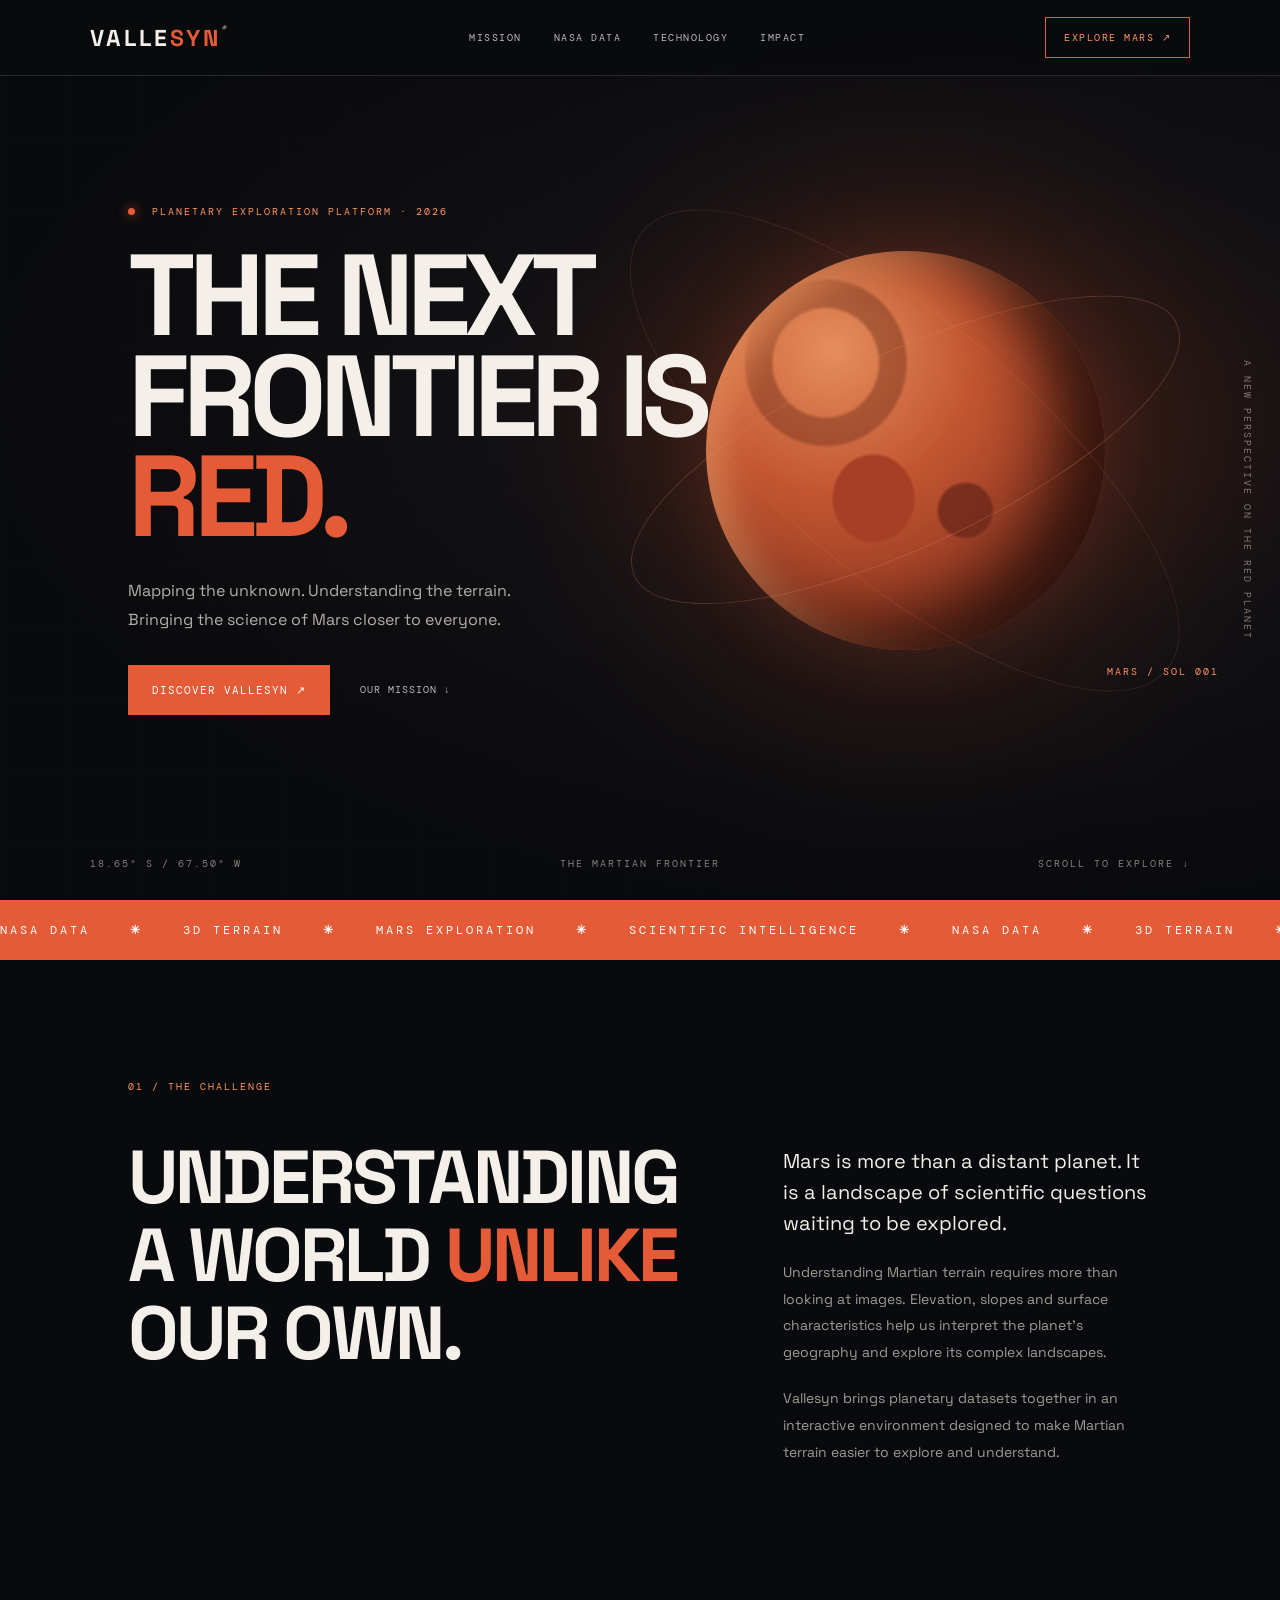
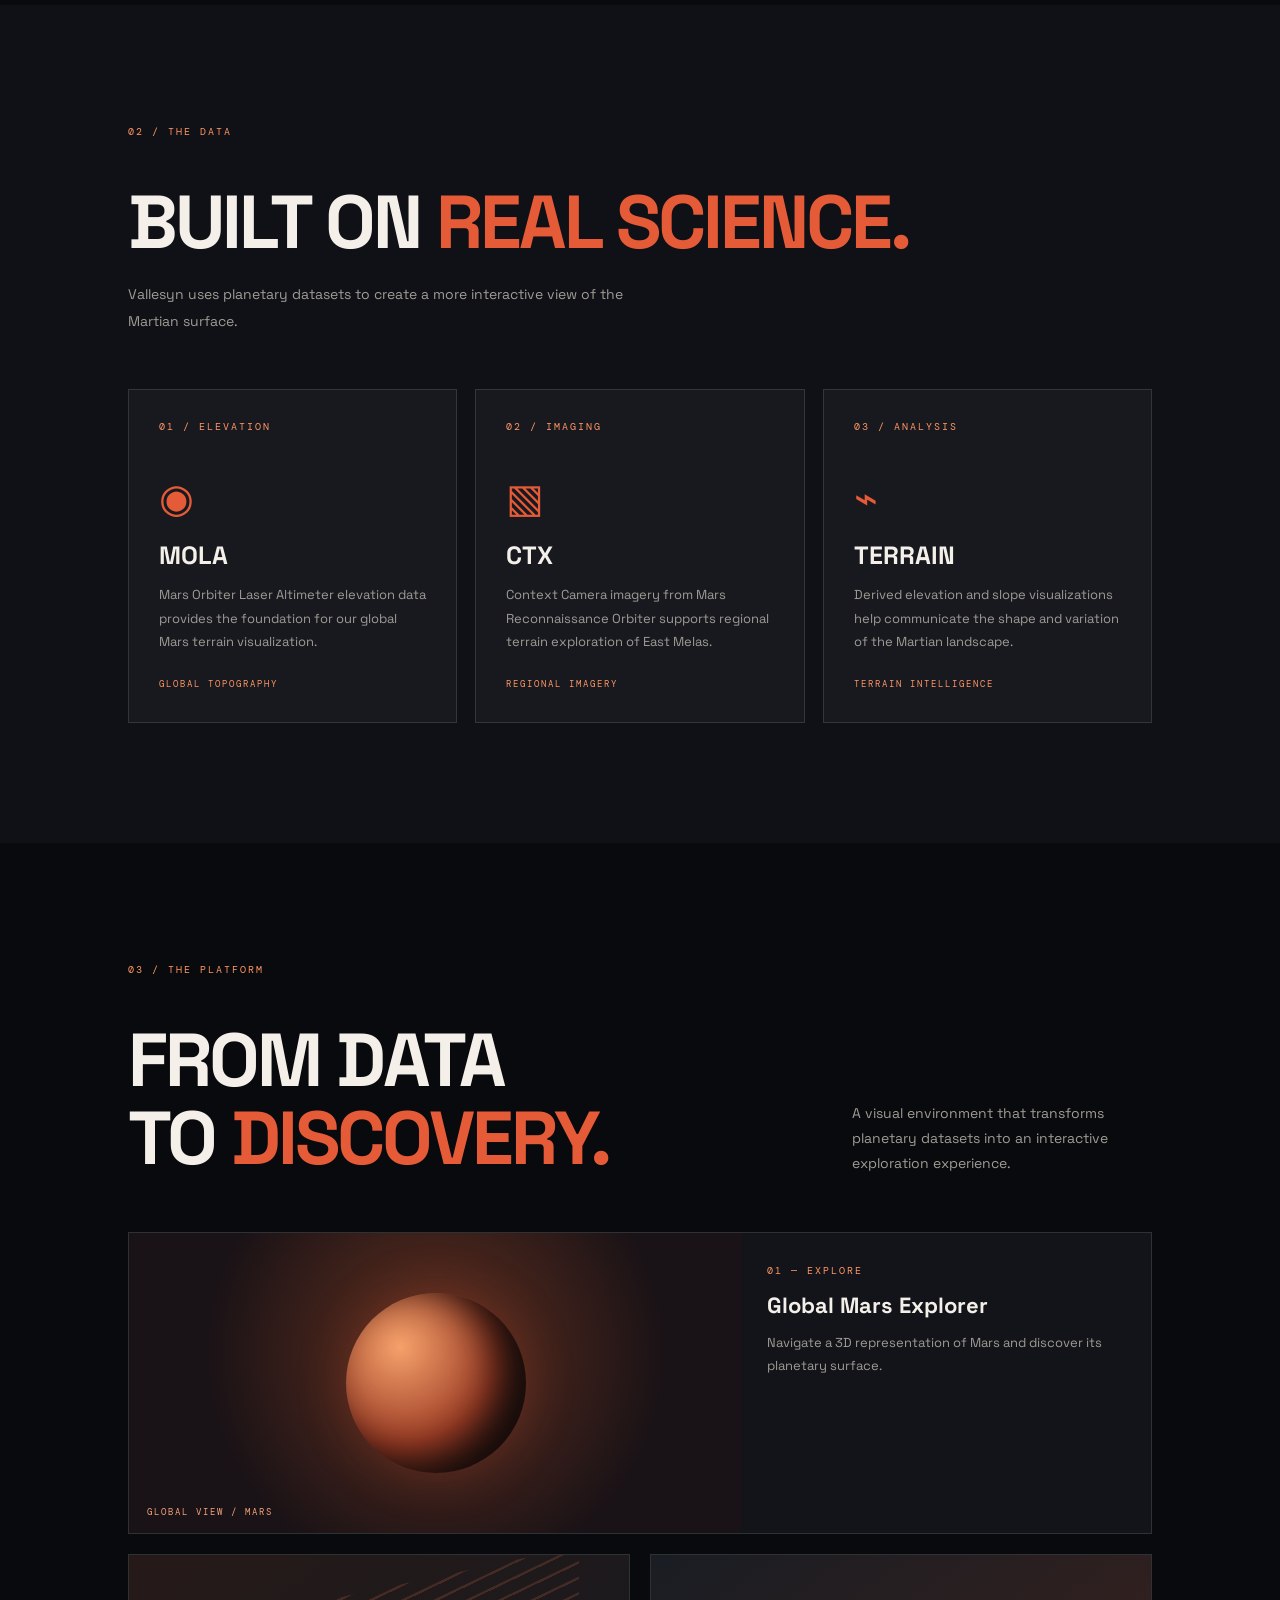
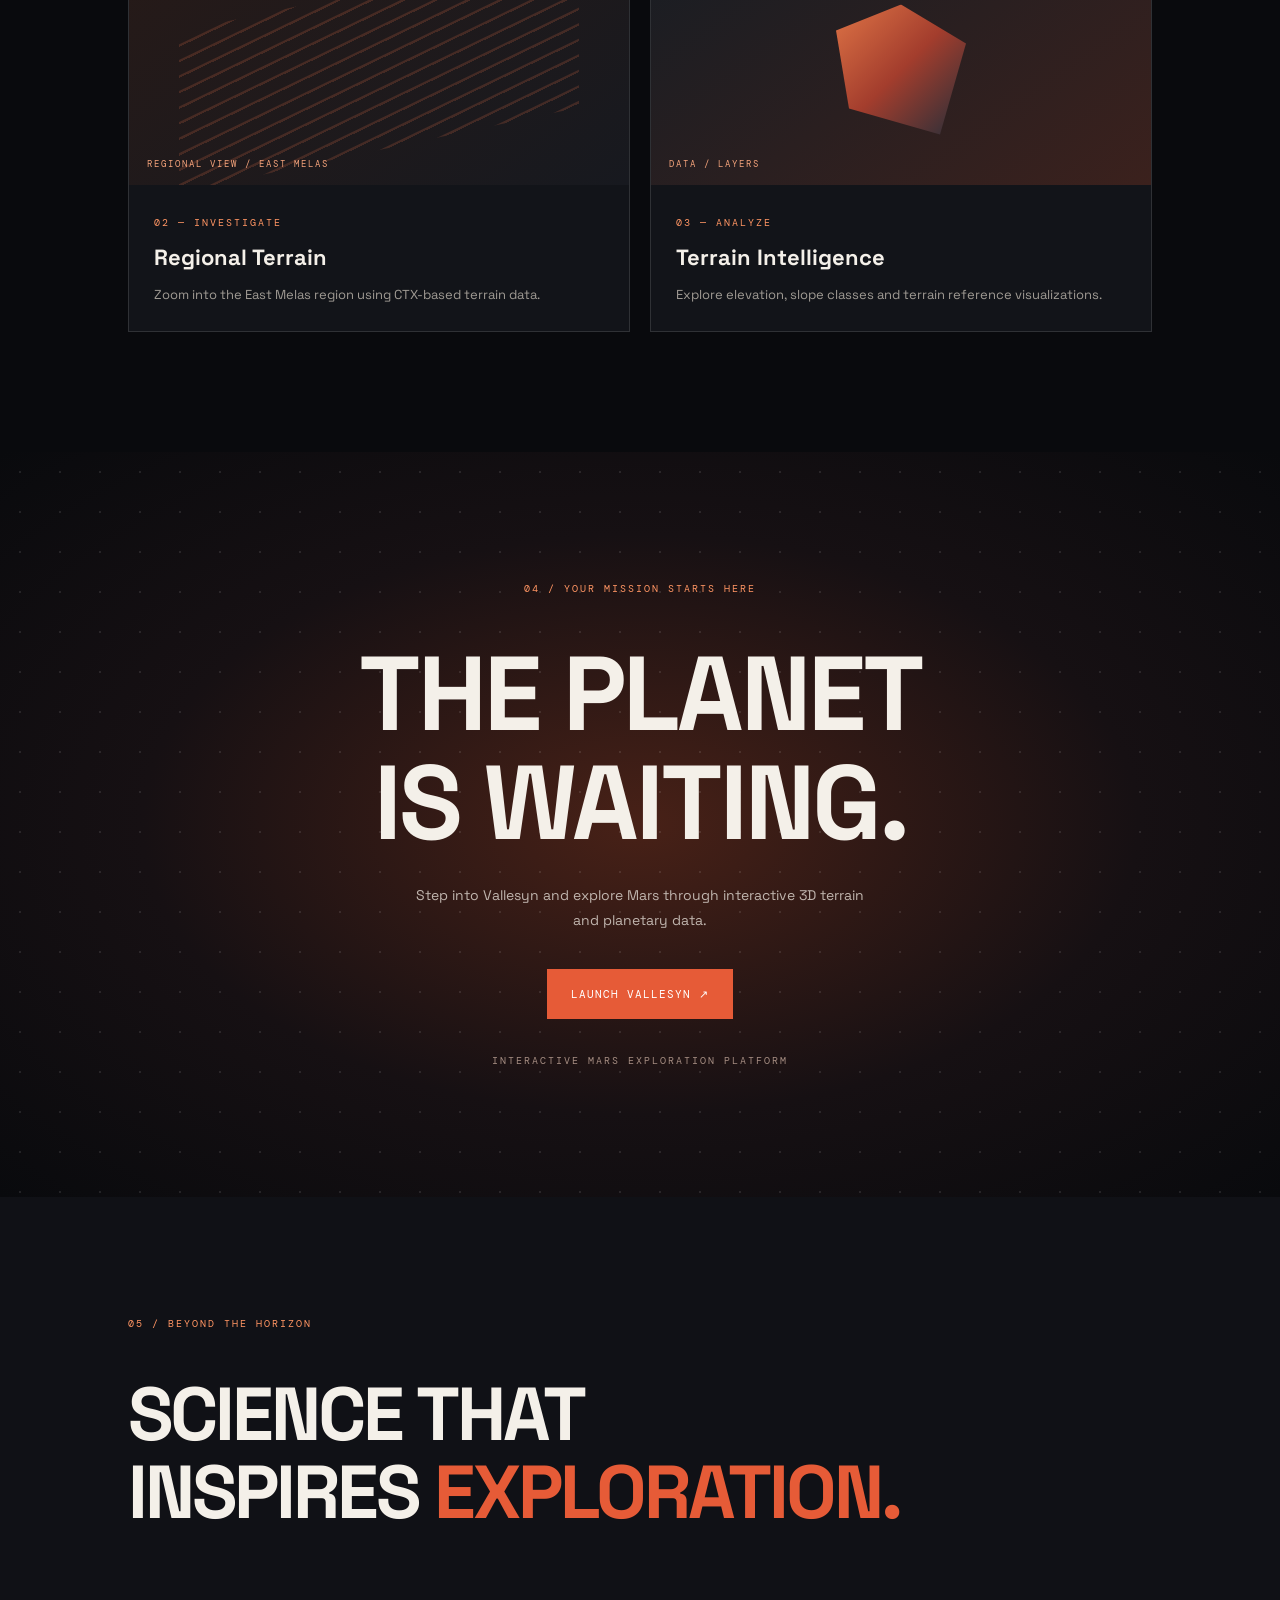
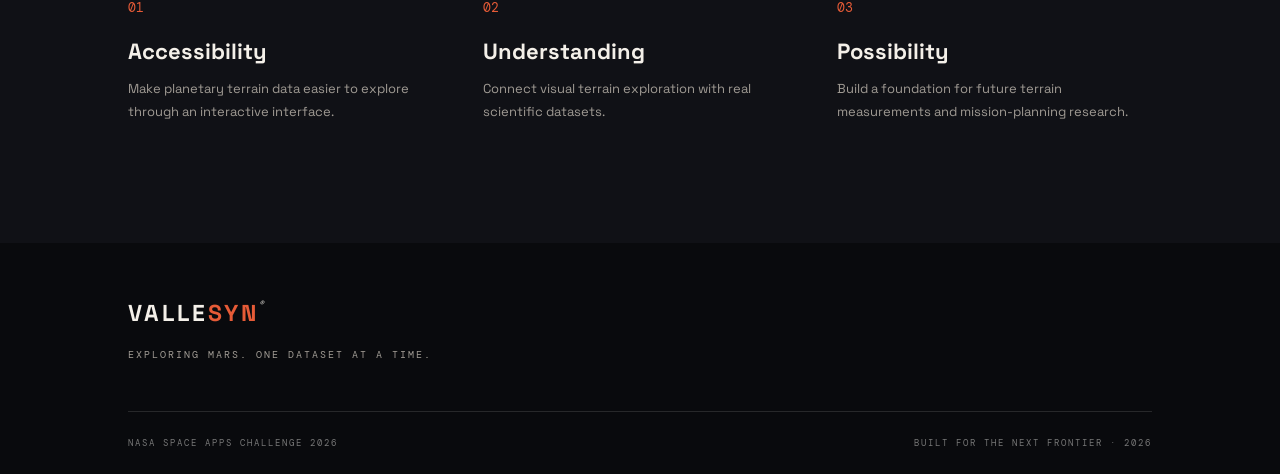
<file: index.html>
﻿<!DOCTYPE html>
<html lang="en">
<head>
    <meta charset="UTF-8">
    <meta name="viewport" content="width=device-width, initial-scale=1.0">
    <meta http-equiv="refresh" content="0; url=/mission-portal/">
    <title>Vallesyn | The Next Frontier Is Red</title>
</head>
<body>
    <p>Entering Vallesyn...</p>
    <a href="/mission-portal/">Open Vallesyn</a>
</body>
</html>
<!DOCTYPE html>
<html lang="en">
<head>
    <meta charset="UTF-8">
    <meta name="viewport" content="width=device-width, initial-scale=1.0">
    <meta http-equiv="refresh" content="0; url=/mission-portal/">
    <script>
        window.location.replace("/mission-portal/");
    </script>
    <title>Vallesyn</title>
</head>
<body></body>
</html>
</file>
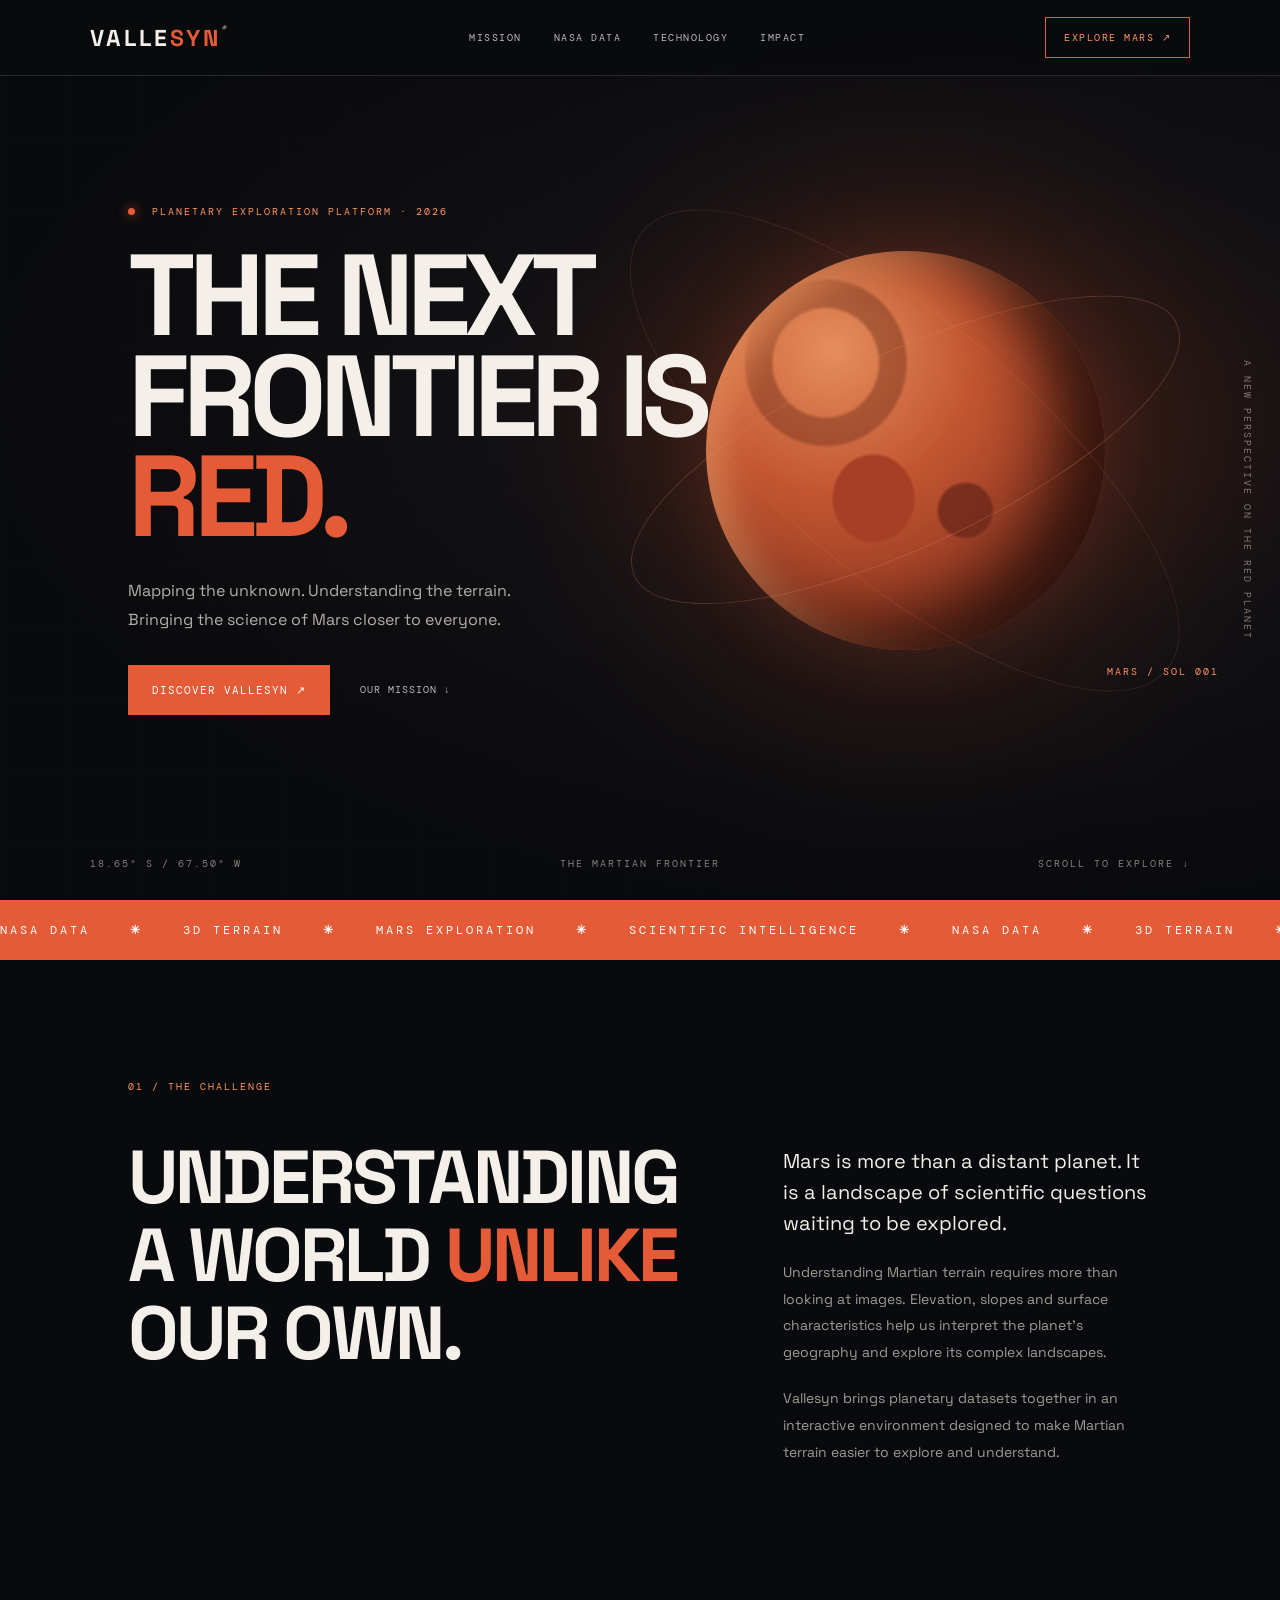
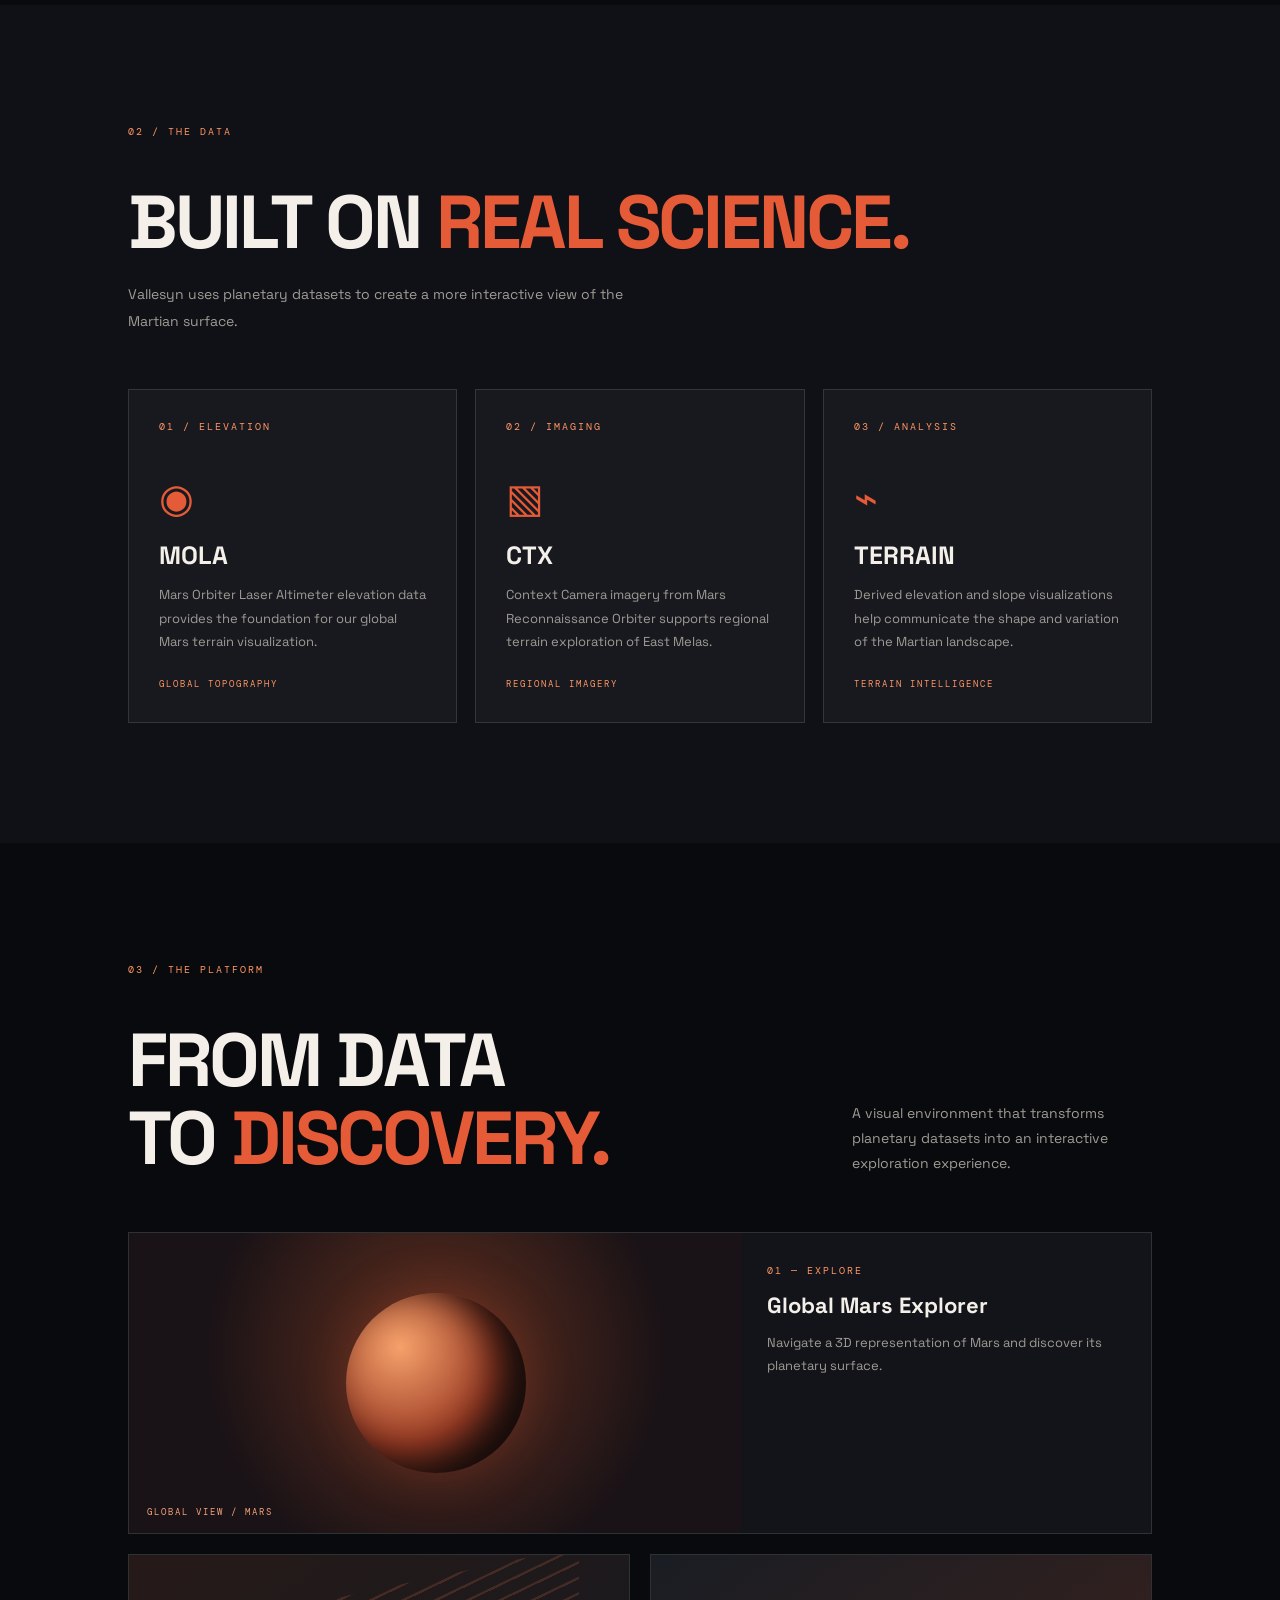
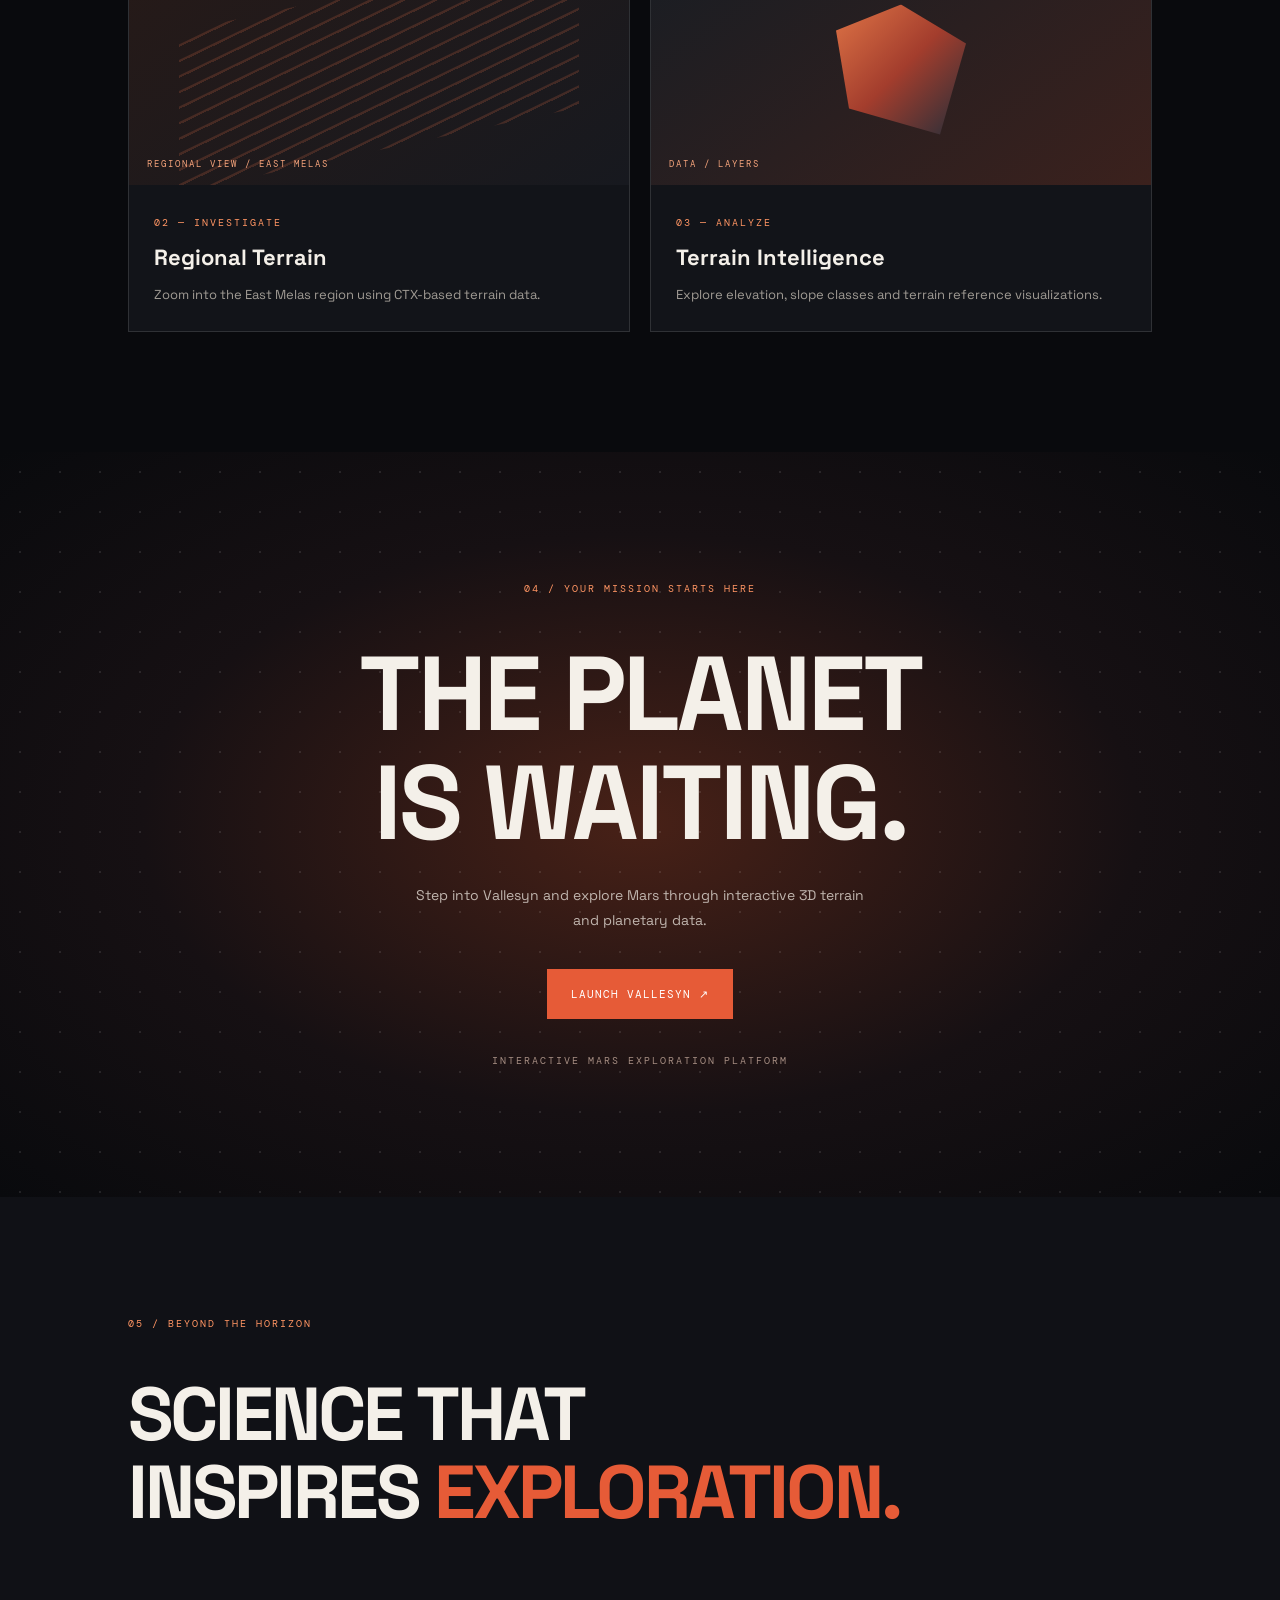
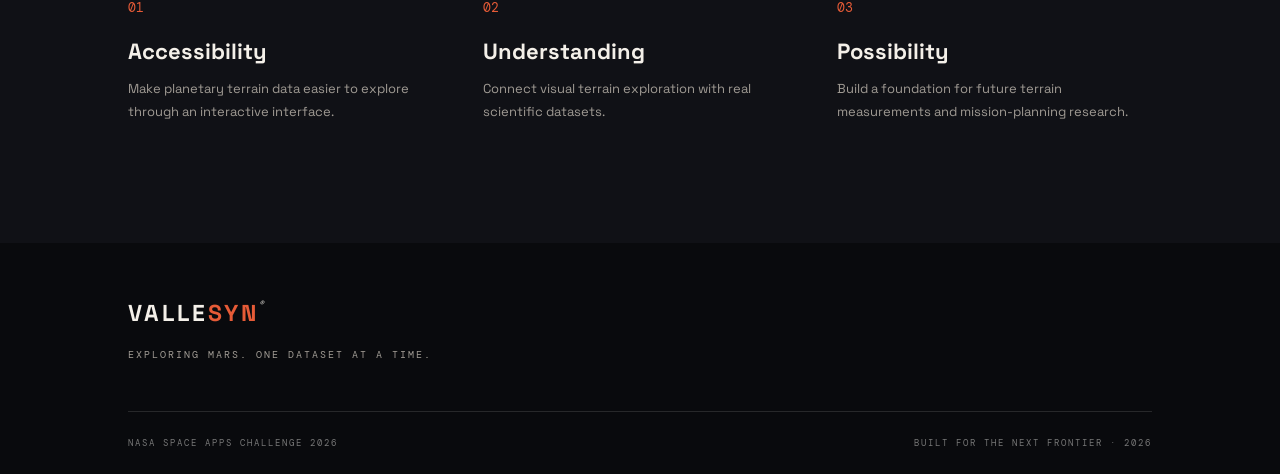
<file: mission-portal/index.html>
﻿
<!DOCTYPE html>
<html lang="en">
<head>
    <meta charset="UTF-8">
    <meta name="viewport" content="width=device-width, initial-scale=1.0">
    <meta name="description" content="Vallesyn — Explore Mars through NASA planetary data, 3D terrain and scientific intelligence.">
    <title>VALLESYN | The Martian Frontier</title>
    <link rel="stylesheet" href="css/style.css">
    <link rel="preconnect" href="https://fonts.googleapis.com">
    <link href="https://fonts.googleapis.com/css2?family=DM+Mono:wght@400;500&family=Space+Grotesk:wght@400;500;600;700&display=swap" rel="stylesheet">
</head>

<body>

    <div class="loader" id="loader">
        <span>VALLESYN</span>
        <small>INITIALIZING MISSION...</small>
    </div>

    <nav>
        <a class="logo" href="#home">VALLE<span>SYN</span><i>®</i></a>

        <div class="nav-links">
            <a href="#mission">MISSION</a>
            <a href="#data">NASA DATA</a>
            <a href="#technology">TECHNOLOGY</a>
            <a href="#impact">IMPACT</a>
        </div>

        <a href="#explore" class="nav-cta">EXPLORE MARS ↗</a>

        <button class="menu-toggle" id="menuToggle" aria-label="Toggle menu">☰</button>
    </nav>

    <main>

        <section class="hero" id="home">
            <div class="hero-grid"></div>

            <div class="hero-content">
                <div class="eyebrow">
                    <span class="pulse"></span>
                    PLANETARY EXPLORATION PLATFORM · 2026
                </div>

                <h1>THE NEXT<br>FRONTIER IS<br><span>RED.</span></h1>

                <p class="hero-description">
                    Mapping the unknown. Understanding the terrain.
                    Bringing the science of Mars closer to everyone.
                </p>

                <div class="hero-actions">
                    <a href="#explore" class="primary-btn">DISCOVER VALLESYN ↗</a>
                    <a href="#mission" class="text-btn">OUR MISSION ↓</a>
                </div>
            </div>

            <div class="mars-wrap">
                <div class="mars-glow"></div>
                <div class="mars"></div>
                <div class="orbit orbit-one"></div>
                <div class="orbit orbit-two"></div>
                <div class="orbit-label">MARS / SOL 001</div>
            </div>

            <div class="hero-bottom">
                <span>18.65° S / 67.50° W</span>
                <span>THE MARTIAN FRONTIER</span>
                <span>SCROLL TO EXPLORE ↓</span>
            </div>

            <div class="side-note">A NEW PERSPECTIVE ON THE RED PLANET</div>
        </section>

        <section class="ticker">
            <div>
                NASA DATA <b>✳</b>
                3D TERRAIN <b>✳</b>
                MARS EXPLORATION <b>✳</b>
                SCIENTIFIC INTELLIGENCE <b>✳</b>
                NASA DATA <b>✳</b>
                3D TERRAIN <b>✳</b>
            </div>
        </section>

        <section class="section mission" id="mission">
            <div class="section-label">01 / THE CHALLENGE</div>

            <div class="mission-layout">
                <div>
                    <h2>UNDERSTANDING<br>A WORLD <span>UNLIKE</span><br>OUR OWN.</h2>
                </div>

                <div class="mission-copy">
                    <p class="lead">
                        Mars is more than a distant planet.
                        It is a landscape of scientific questions waiting to be explored.
                    </p>

                    <p>
                        Understanding Martian terrain requires more than looking at images.
                        Elevation, slopes and surface characteristics help us interpret
                        the planet's geography and explore its complex landscapes.
                    </p>

                    <p>
                        Vallesyn brings planetary datasets together in an interactive
                        environment designed to make Martian terrain easier to explore
                        and understand.
                    </p>
                </div>
            </div>
        </section>

        <section class="section data-section" id="data">
            <div class="section-label">02 / THE DATA</div>

            <h2>BUILT ON <span>REAL SCIENCE.</span></h2>

            <p class="section-intro">
                Vallesyn uses planetary datasets to create a more interactive
                view of the Martian surface.
            </p>

            <div class="data-grid">

                <article class="data-card">
                    <div class="card-number">01 / ELEVATION</div>
                    <div class="data-icon">◉</div>
                    <h3>MOLA</h3>
                    <p>
                        Mars Orbiter Laser Altimeter elevation data provides
                        the foundation for our global Mars terrain visualization.
                    </p>
                    <span class="card-tag">GLOBAL TOPOGRAPHY</span>
                </article>

                <article class="data-card">
                    <div class="card-number">02 / IMAGING</div>
                    <div class="data-icon">▧</div>
                    <h3>CTX</h3>
                    <p>
                        Context Camera imagery from Mars Reconnaissance Orbiter
                        supports regional terrain exploration of East Melas.
                    </p>
                    <span class="card-tag">REGIONAL IMAGERY</span>
                </article>

                <article class="data-card">
                    <div class="card-number">03 / ANALYSIS</div>
                    <div class="data-icon">⌁</div>
                    <h3>TERRAIN</h3>
                    <p>
                        Derived elevation and slope visualizations help communicate
                        the shape and variation of the Martian landscape.
                    </p>
                    <span class="card-tag">TERRAIN INTELLIGENCE</span>
                </article>

            </div>
        </section>

        <section class="section technology" id="technology">
            <div class="section-label">03 / THE PLATFORM</div>

            <div class="tech-heading">
                <h2>FROM DATA<br>TO <span>DISCOVERY.</span></h2>
                <p>
                    A visual environment that transforms planetary datasets
                    into an interactive exploration experience.
                </p>
            </div>

            <div class="feature-grid">

                <article class="feature feature-large">
                    <div class="feature-art globe-art">
                        <div class="mini-globe"></div>
                        <span>GLOBAL VIEW / MARS</span>
                    </div>

                    <div class="feature-info">
                        <span>01 — EXPLORE</span>
                        <h3>Global Mars Explorer</h3>
                        <p>
                            Navigate a 3D representation of Mars and discover
                            its planetary surface.
                        </p>
                    </div>
                </article>

                <article class="feature">
                    <div class="feature-art terrain-art">
                        <div class="terrain-lines"></div>
                        <span>REGIONAL VIEW / EAST MELAS</span>
                    </div>

                    <div class="feature-info">
                        <span>02 — INVESTIGATE</span>
                        <h3>Regional Terrain</h3>
                        <p>
                            Zoom into the East Melas region using CTX-based
                            terrain data.
                        </p>
                    </div>
                </article>

                <article class="feature">
                    <div class="feature-art layers-art">
                        <div class="layer-sample"></div>
                        <span>DATA / LAYERS</span>
                    </div>

                    <div class="feature-info">
                        <span>03 — ANALYZE</span>
                        <h3>Terrain Intelligence</h3>
                        <p>
                            Explore elevation, slope classes and terrain
                            reference visualizations.
                        </p>
                    </div>
                </article>

            </div>
        </section>

        <section class="explore" id="explore">
            <div class="explore-bg"></div>

            <div class="section-label">04 / YOUR MISSION STARTS HERE</div>

            <h2>THE PLANET<br>IS WAITING.</h2>

            <p>
                Step into Vallesyn and explore Mars through interactive
                3D terrain and planetary data.
            </p>

            <a href="../explorer.html" class="primary-btn">LAUNCH VALLESYN ↗</a>

            <small>INTERACTIVE MARS EXPLORATION PLATFORM</small>
        </section>

        <section class="section impact" id="impact">
            <div class="section-label">05 / BEYOND THE HORIZON</div>

            <h2>SCIENCE THAT<br>INSPIRES <span>EXPLORATION.</span></h2>

            <div class="impact-grid">

                <div>
                    <strong>01</strong>
                    <h3>Accessibility</h3>
                    <p>
                        Make planetary terrain data easier to explore
                        through an interactive interface.
                    </p>
                </div>

                <div>
                    <strong>02</strong>
                    <h3>Understanding</h3>
                    <p>
                        Connect visual terrain exploration with real
                        scientific datasets.
                    </p>
                </div>

                <div>
                    <strong>03</strong>
                    <h3>Possibility</h3>
                    <p>
                        Build a foundation for future terrain measurements
                        and mission-planning research.
                    </p>
                </div>

            </div>
        </section>

    </main>

    <footer>
        <a class="logo" href="#home">VALLE<span>SYN</span><i>®</i></a>

        <p>EXPLORING MARS. ONE DATASET AT A TIME.</p>

        <div class="footer-bottom">
            <span>NASA SPACE APPS CHALLENGE 2026</span>
            <span>BUILT FOR THE NEXT FRONTIER · 2026</span>
        </div>
    </footer>

    <script src="js/main.js"></script>

</body>
</html>
</file>
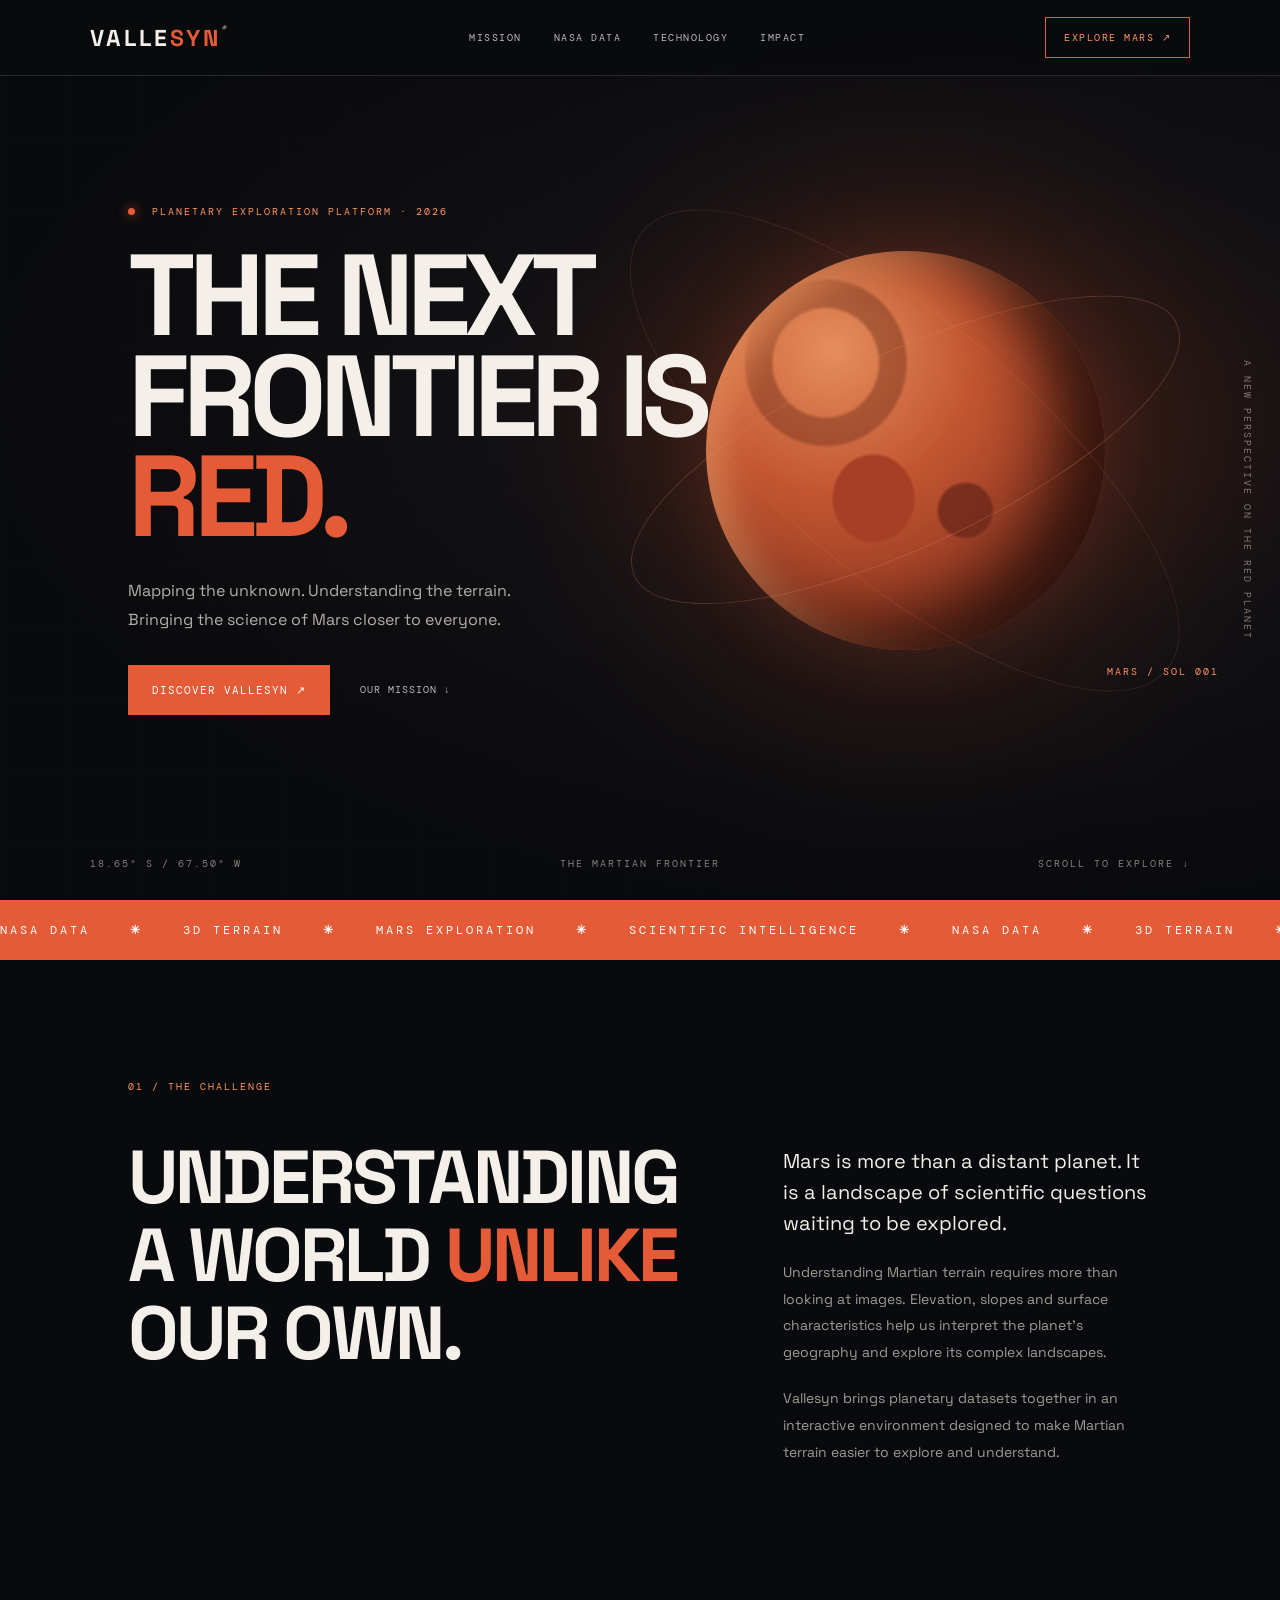
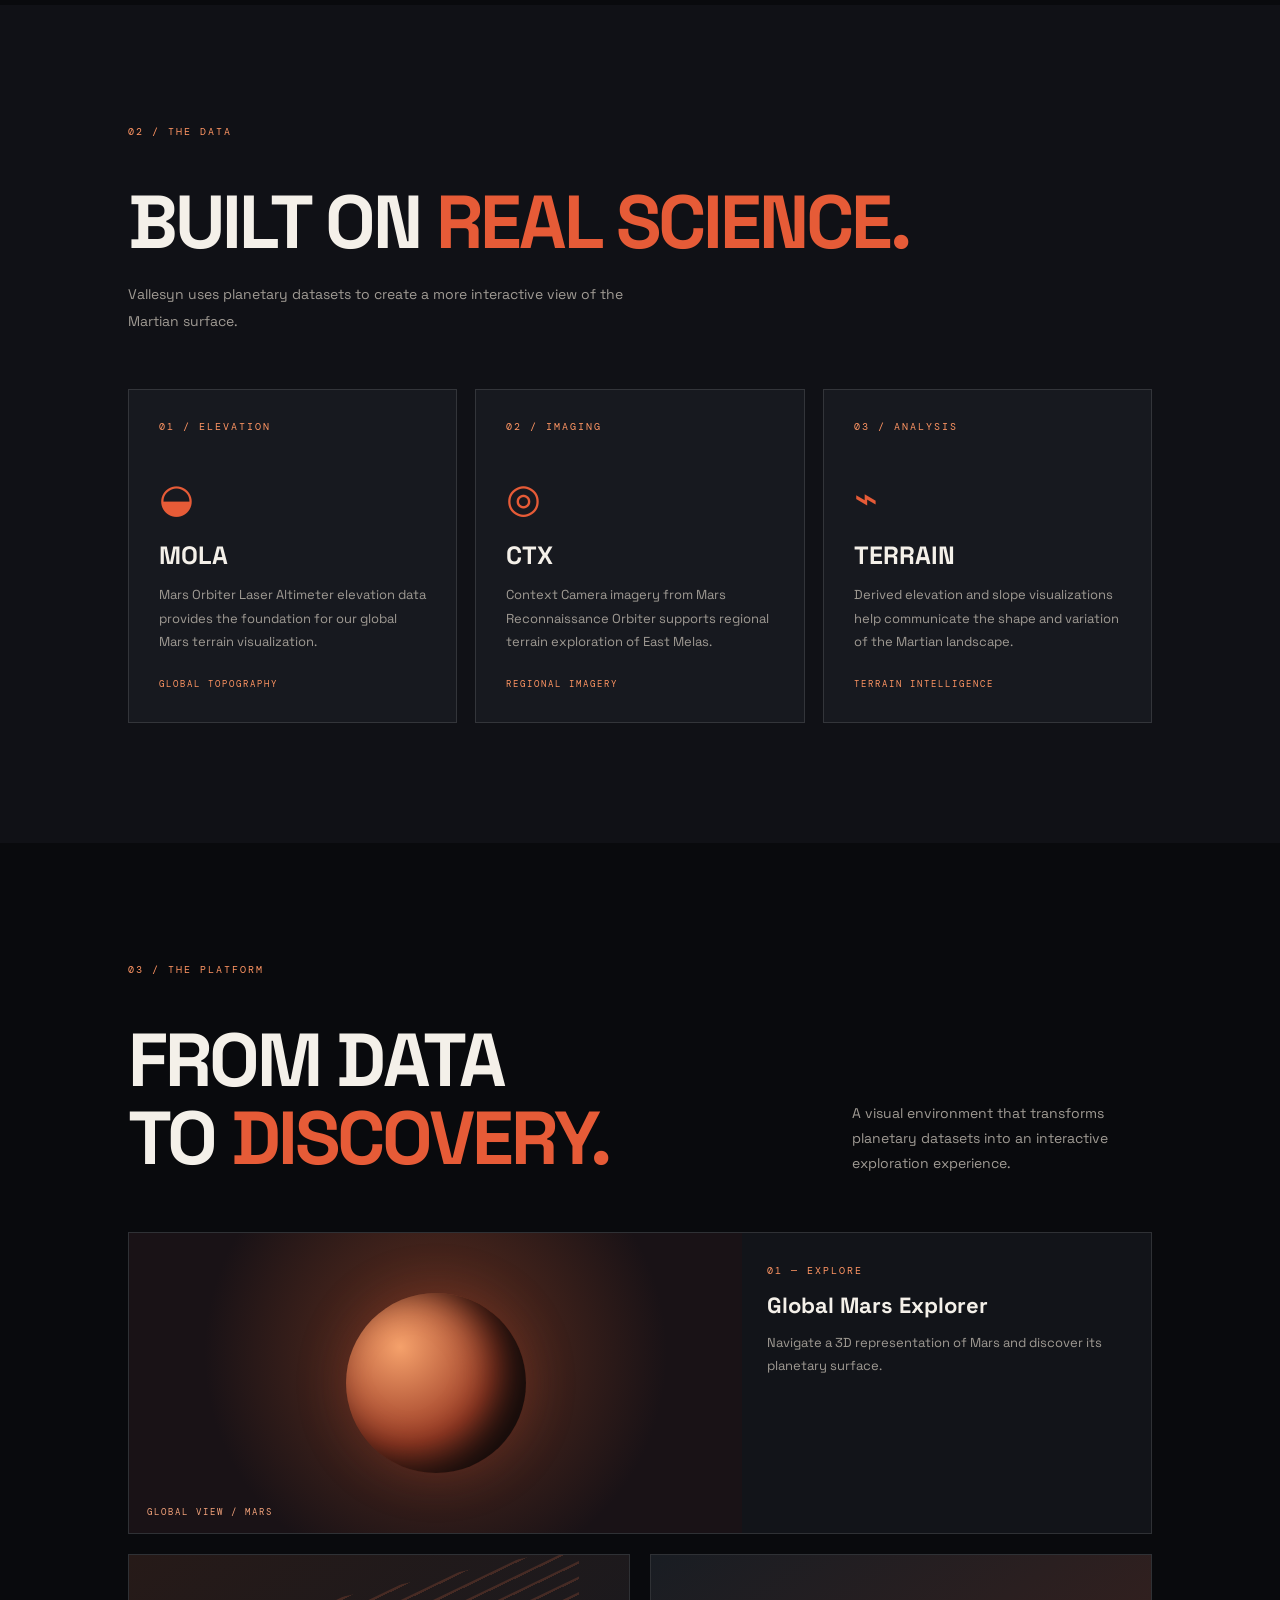
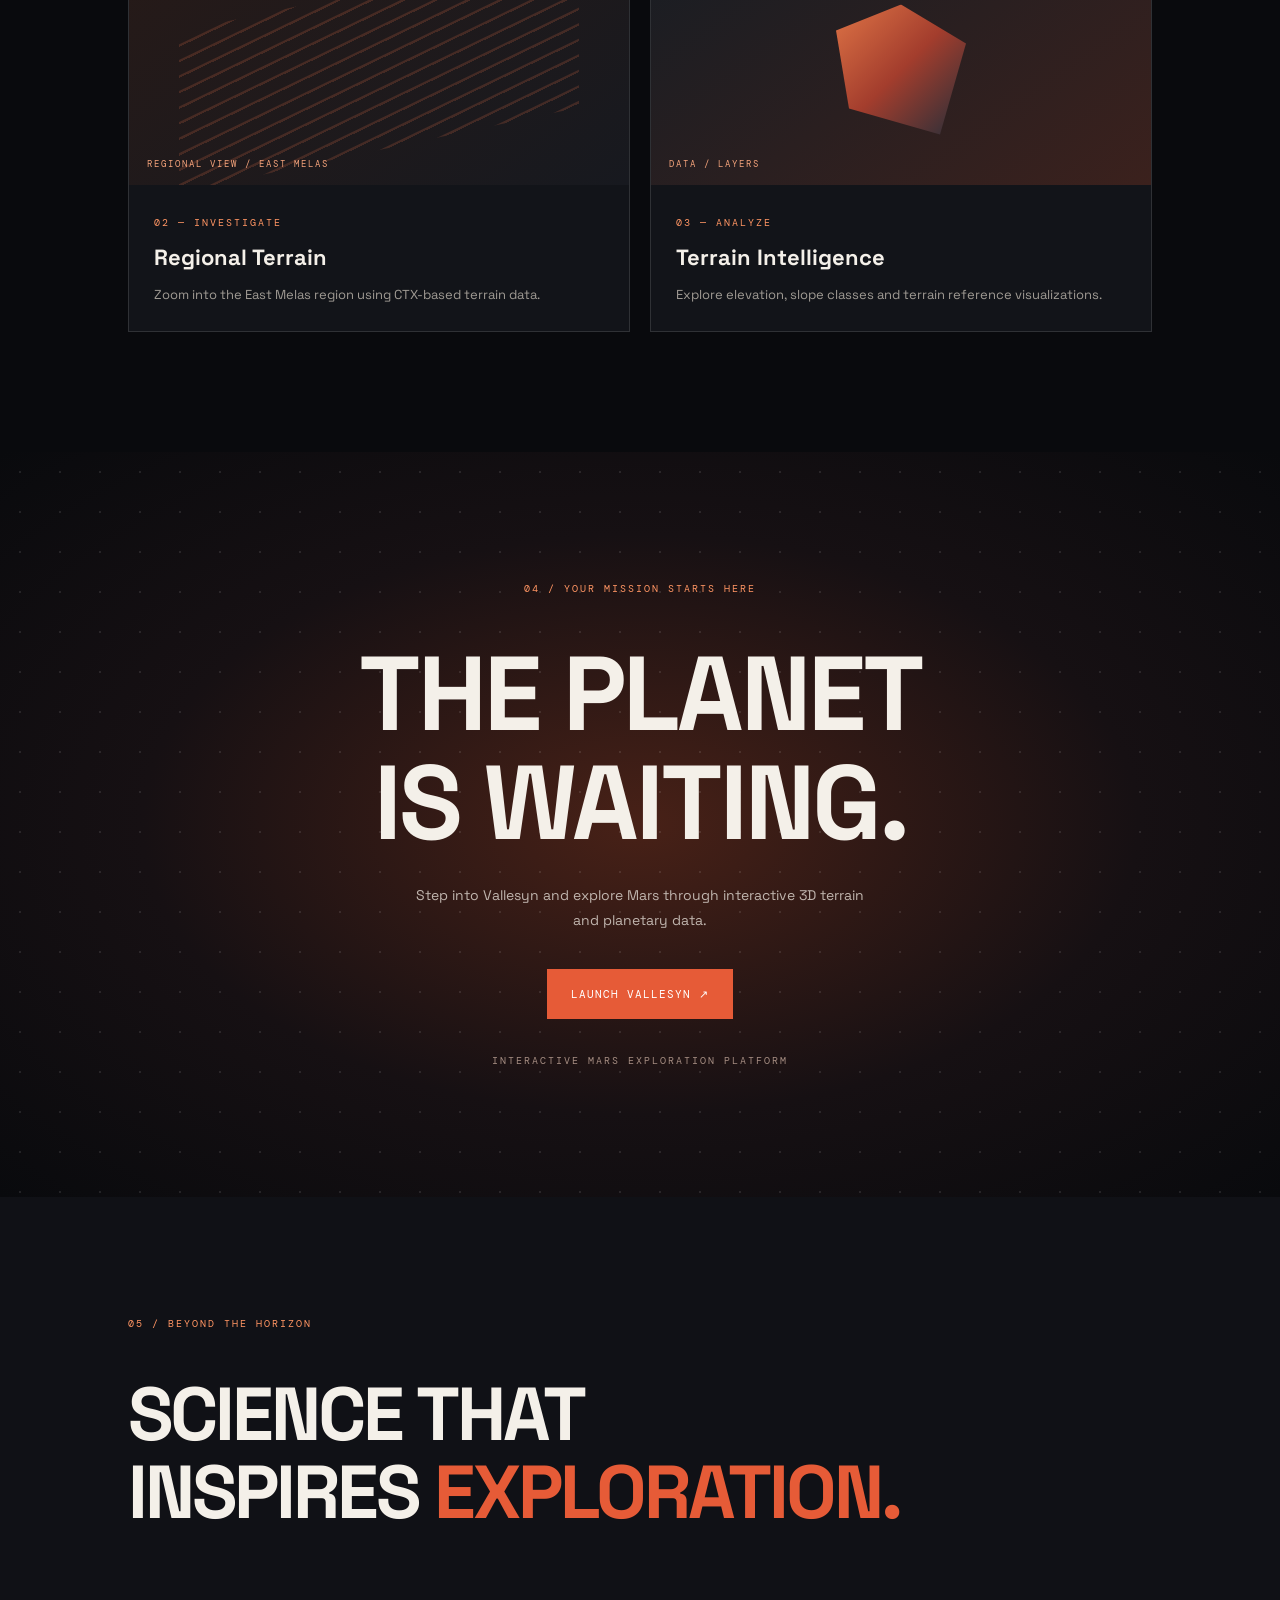
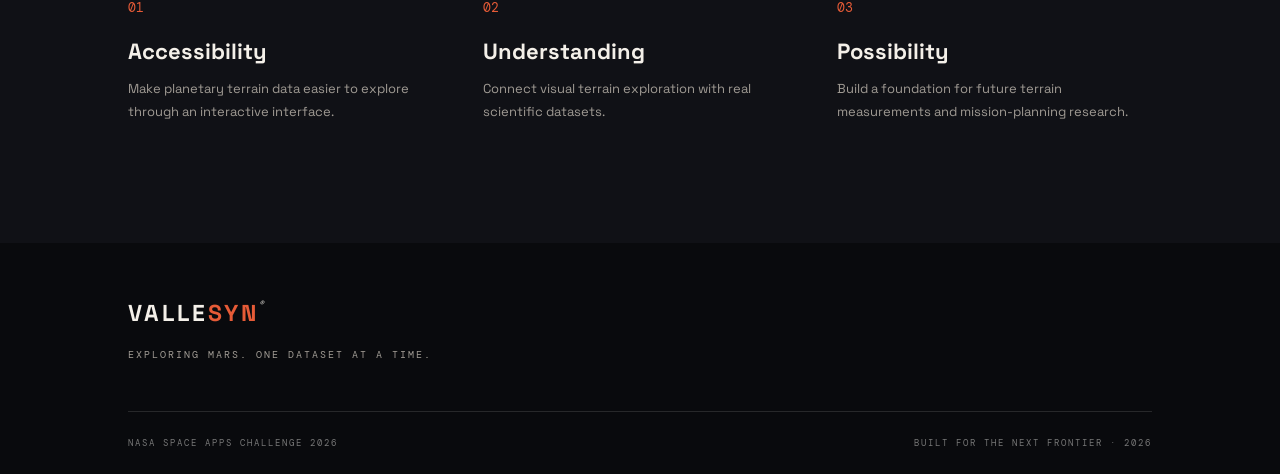
<file: mission-portal/mission-portal/index.html>
<!DOCTYPE html>
<html lang="en">
<head>
    <meta charset="UTF-8">
    <meta name="viewport" content="width=device-width, initial-scale=1.0">
    <meta name="description" content="Vallesyn — Explore Mars through NASA planetary data, 3D terrain and scientific intelligence.">
    <title>VALLESYN | The Martian Frontier</title>
    <link rel="stylesheet" href="css/style.css">
    <link rel="preconnect" href="https://fonts.googleapis.com">
    <link href="https://fonts.googleapis.com/css2?family=DM+Mono:wght@400;500&family=Space+Grotesk:wght@400;500;600;700&display=swap" rel="stylesheet">
</head>
<body>
    <div class="loader" id="loader"><span>VALLESYN</span><small>INITIALIZING MISSION...</small></div>

    <nav>
        <a class="logo" href="#home">VALLE<span>SYN</span><i>®</i></a>
        <div class="nav-links">
            <a href="#mission">MISSION</a>
            <a href="#data">NASA DATA</a>
            <a href="#technology">TECHNOLOGY</a>
            <a href="#impact">IMPACT</a>
        </div>
        <a href="#explore" class="nav-cta">EXPLORE MARS ↗</a>
        <button class="menu-toggle" id="menuToggle" aria-label="Toggle menu">☰</button>
    </nav>

    <main>
        <section class="hero" id="home">
            <div class="hero-grid"></div>
            <div class="hero-content">
                <div class="eyebrow"><span class="pulse"></span> PLANETARY EXPLORATION PLATFORM · 2026</div>
                <h1>THE NEXT<br>FRONTIER IS<br><span>RED.</span></h1>
                <p class="hero-description">Mapping the unknown. Understanding the terrain. Bringing the science of Mars closer to everyone.</p>
                <div class="hero-actions">
                    <a href="#explore" class="primary-btn">DISCOVER VALLESYN ↗</a>
                    <a href="#mission" class="text-btn">OUR MISSION ↓</a>
                </div>
            </div>
            <div class="mars-wrap">
                <div class="mars-glow"></div>
                <div class="mars"></div>
                <div class="orbit orbit-one"></div>
                <div class="orbit orbit-two"></div>
                <div class="orbit-label">MARS / SOL 001</div>
            </div>
            <div class="hero-bottom">
                <span>18.65° S / 67.50° W</span>
                <span>THE MARTIAN FRONTIER</span>
                <span>SCROLL TO EXPLORE ↓</span>
            </div>
            <div class="side-note">A NEW PERSPECTIVE ON THE RED PLANET</div>
        </section>

        <section class="ticker">
            <div>NASA DATA <b>✳</b> 3D TERRAIN <b>✳</b> MARS EXPLORATION <b>✳</b> SCIENTIFIC INTELLIGENCE <b>✳</b> NASA DATA <b>✳</b> 3D TERRAIN <b>✳</b></div>
        </section>

        <section class="section mission" id="mission">
            <div class="section-label">01 / THE CHALLENGE</div>
            <div class="mission-layout">
                <div>
                    <h2>UNDERSTANDING<br>A WORLD <span>UNLIKE</span><br>OUR OWN.</h2>
                </div>
                <div class="mission-copy">
                    <p class="lead">Mars is more than a distant planet. It is a landscape of scientific questions waiting to be explored.</p>
                    <p>Understanding Martian terrain requires more than looking at images. Elevation, slopes and surface characteristics help us interpret the planet's geography and explore its complex landscapes.</p>
                    <p>Vallesyn brings planetary datasets together in an interactive environment designed to make Martian terrain easier to explore and understand.</p>
                </div>
            </div>
        </section>

        <section class="section data-section" id="data">
            <div class="section-label">02 / THE DATA</div>
            <h2>BUILT ON <span>REAL SCIENCE.</span></h2>
            <p class="section-intro">Vallesyn uses planetary datasets to create a more interactive view of the Martian surface.</p>
            <div class="data-grid">
                <article class="data-card">
                    <div class="card-number">01 / ELEVATION</div>
                    <div class="data-icon">◒</div>
                    <h3>MOLA</h3>
                    <p>Mars Orbiter Laser Altimeter elevation data provides the foundation for our global Mars terrain visualization.</p>
                    <span class="card-tag">GLOBAL TOPOGRAPHY</span>
                </article>
                <article class="data-card">
                    <div class="card-number">02 / IMAGING</div>
                    <div class="data-icon">◎</div>
                    <h3>CTX</h3>
                    <p>Context Camera imagery from Mars Reconnaissance Orbiter supports regional terrain exploration of East Melas.</p>
                    <span class="card-tag">REGIONAL IMAGERY</span>
                </article>
                <article class="data-card">
                    <div class="card-number">03 / ANALYSIS</div>
                    <div class="data-icon">⌁</div>
                    <h3>TERRAIN</h3>
                    <p>Derived elevation and slope visualizations help communicate the shape and variation of the Martian landscape.</p>
                    <span class="card-tag">TERRAIN INTELLIGENCE</span>
                </article>
            </div>
        </section>

        <section class="section technology" id="technology">
            <div class="section-label">03 / THE PLATFORM</div>
            <div class="tech-heading">
                <h2>FROM DATA<br>TO <span>DISCOVERY.</span></h2>
                <p>A visual environment that transforms planetary datasets into an interactive exploration experience.</p>
            </div>
            <div class="feature-grid">
                <article class="feature feature-large">
                    <div class="feature-art globe-art"><div class="mini-globe"></div><span>GLOBAL VIEW / MARS</span></div>
                    <div class="feature-info"><span>01 — EXPLORE</span><h3>Global Mars Explorer</h3><p>Navigate a 3D representation of Mars and discover its planetary surface.</p></div>
                </article>
                <article class="feature">
                    <div class="feature-art terrain-art"><div class="terrain-lines"></div><span>REGIONAL VIEW / EAST MELAS</span></div>
                    <div class="feature-info"><span>02 — INVESTIGATE</span><h3>Regional Terrain</h3><p>Zoom into the East Melas region using CTX-based terrain data.</p></div>
                </article>
                <article class="feature">
                    <div class="feature-art layers-art"><div class="layer-sample"></div><span>DATA / LAYERS</span></div>
                    <div class="feature-info"><span>03 — ANALYZE</span><h3>Terrain Intelligence</h3><p>Explore elevation, slope classes and terrain reference visualizations.</p></div>
                </article>
            </div>
        </section>

        <section class="explore" id="explore">
            <div class="explore-bg"></div>
            <div class="section-label">04 / YOUR MISSION STARTS HERE</div>
            <h2>THE PLANET<br>IS WAITING.</h2>
            <p>Step into Vallesyn and explore Mars through interactive 3D terrain and planetary data.</p>
            <a href="../index.html" class="primary-btn">LAUNCH VALLESYN ↗</a>
            <small>INTERACTIVE MARS EXPLORATION PLATFORM</small>
        </section>

        <section class="section impact" id="impact">
            <div class="section-label">05 / BEYOND THE HORIZON</div>
            <h2>SCIENCE THAT<br>INSPIRES <span>EXPLORATION.</span></h2>
            <div class="impact-grid">
                <div><strong>01</strong><h3>Accessibility</h3><p>Make planetary terrain data easier to explore through an interactive interface.</p></div>
                <div><strong>02</strong><h3>Understanding</h3><p>Connect visual terrain exploration with real scientific datasets.</p></div>
                <div><strong>03</strong><h3>Possibility</h3><p>Build a foundation for future terrain measurements and mission-planning research.</p></div>
            </div>
        </section>
    </main>

    <footer>
        <a class="logo" href="#home">VALLE<span>SYN</span><i>®</i></a>
        <p>EXPLORING MARS. ONE DATASET AT A TIME.</p>
        <div class="footer-bottom"><span>NASA SPACE APPS CHALLENGE 2026</span><span>BUILT FOR THE NEXT FRONTIER · 2026</span></div>
    </footer>

    <script src="js/main.js"></script>
</body>
</html>
</file>
<file: mission-portal/css/style.css>
:root {
    --bg: #090a0d;
    --panel: #121419;
    --text: #f4f0e9;
    --muted: #a09b94;
    --red: #e65b37;
    --orange: #ff9563;
    --line: rgba(255,255,255,.12);
}

* { margin: 0; padding: 0; box-sizing: border-box; }

html { scroll-behavior: smooth; scroll-padding-top: 85px; }

body {
    background: var(--bg);
    color: var(--text);
    font-family: 'Space Grotesk', sans-serif;
    overflow-x: hidden;
}

a { color: inherit; text-decoration: none; }

.loader {
    position: fixed;
    inset: 0;
    background: #090a0d;
    z-index: 1000;
    display: flex;
    flex-direction: column;
    justify-content: center;
    align-items: center;
    gap: 12px;
    transition: opacity .6s, visibility .6s;
}

.loader span { font-size: 32px; letter-spacing: 10px; font-weight: 700; }
.loader small, .section-label, .eyebrow, .card-number, .card-tag, .feature-info span, .hero-bottom, .side-note, .orbit-label, .footer-bottom, .explore small {
    font-family: 'DM Mono', monospace;
    letter-spacing: 2px;
    font-size: 10px;
}

.loader small { color: var(--red); }
.loader.hidden { opacity: 0; visibility: hidden; }

nav {
    height: 76px;
    padding: 0 7%;
    display: flex;
    justify-content: space-between;
    align-items: center;
    position: absolute;
    top: 0;
    left: 0;
    width: 100%;
    z-index: 50;
    border-bottom: 1px solid var(--line);
    background: rgba(9,10,13,.7);
    backdrop-filter: blur(15px);
}

.logo { font-size: 23px; font-weight: 700; letter-spacing: 3px; }
.logo span { color: var(--red); }
.logo i { font-size: 9px; vertical-align: top; }

.nav-links { display: flex; gap: 32px; }
.nav-links a, .nav-cta { font: 10px 'DM Mono', monospace; letter-spacing: 1.5px; }
.nav-links a { color: #bbb; transition: color .2s; }
.nav-links a:hover { color: var(--orange); }
.nav-cta { border: 1px solid var(--red); padding: 13px 18px; color: var(--orange); }
.menu-toggle { display: none; background: none; border: 0; color: white; font-size: 25px; }

.hero {
    min-height: 760px;
    height: 100vh;
    max-height: 1000px;
    position: relative;
    overflow: hidden;
    display: flex;
    align-items: center;
    padding: 120px 10% 100px;
    background: radial-gradient(ellipse at 75% 45%, #291714 0%, #111013 35%, #090a0d 72%);
}

.hero-grid {
    position: absolute;
    inset: 0;
    opacity: .12;
    background-image: linear-gradient(rgba(255,255,255,.08) 1px, transparent 1px), linear-gradient(90deg, rgba(255,255,255,.08) 1px, transparent 1px);
    background-size: 70px 70px;
    mask-image: linear-gradient(90deg, black, transparent);
}

.hero-content { position: relative; z-index: 5; max-width: 600px; }
.eyebrow { color: var(--orange); margin-bottom: 28px; }
.pulse { display: inline-block; width: 7px; height: 7px; background: var(--red); border-radius: 50%; margin-right: 9px; box-shadow: 0 0 12px var(--red); }

.hero h1 { font-size: clamp(65px, 9vw, 120px); line-height: .87; letter-spacing: -7px; font-weight: 700; }
.hero h1 span, h2 span { color: var(--red); }

.hero-description { color: #b4aea8; font-size: 16px; line-height: 1.8; max-width: 420px; margin: 30px 0; }
.hero-actions { display: flex; align-items: center; gap: 30px; }
.primary-btn { display: inline-block; padding: 17px 23px; background: var(--red); color: white; font: 11px 'DM Mono', monospace; letter-spacing: 1px; transition: .3s; border: 1px solid var(--red); }
.primary-btn:hover { background: transparent; color: var(--orange); transform: translateY(-3px); }
.text-btn { font: 10px 'DM Mono', monospace; letter-spacing: 1px; color: #bbb; }

.mars-wrap { position: absolute; width: min(47vw, 570px); aspect-ratio: 1; right: 7%; top: 50%; transform: translateY(-50%); display: grid; place-items: center; }
.mars-glow { position: absolute; width: 90%; height: 90%; border-radius: 50%; background: #b74724; filter: blur(90px); opacity: .22; }
.mars {
    width: 70%; height: 70%; border-radius: 50%;
    background:
        radial-gradient(ellipse at 30% 28%, transparent 0 13%, rgba(80,30,18,.4) 14% 20%, transparent 21%),
        radial-gradient(ellipse at 65% 65%, #6b281c 0 7%, transparent 8%),
        radial-gradient(ellipse at 42% 62%, #a33c26 0 12%, transparent 13%),
        radial-gradient(circle at 32% 25%, #f1a16b, #c65a35 35%, #82311f 72%, #311713);
    box-shadow: inset -45px -20px 65px #160b0a, inset 15px 5px 35px #f39a65, 0 0 70px #a7442b33;
    animation: float 7s ease-in-out infinite;
}
.orbit { position: absolute; width: 105%; height: 34%; border: 1px solid #e58c6244; border-radius: 50%; transform: rotate(-25deg); }
.orbit-two { width: 120%; height: 45%; transform: rotate(40deg); border-color: #e58c6222; }
.orbit-label { position: absolute; right: -5%; bottom: 10%; color: var(--orange); }
@keyframes float { 0%,100% { transform: translateY(0); } 50% { transform: translateY(-16px); } }

.hero-bottom { position: absolute; bottom: 30px; left: 7%; right: 7%; display: flex; justify-content: space-between; color: #89827c; }
.side-note { position: absolute; right: 2%; top: 40%; writing-mode: vertical-rl; color: #82746c; }

.ticker { overflow: hidden; padding: 22px 0; background: var(--red); color: white; white-space: nowrap; font: 12px 'DM Mono', monospace; letter-spacing: 3px; }
.ticker div { width: max-content; animation: ticker 30s linear infinite; }
.ticker b { padding: 0 30px; }
@keyframes ticker { to { transform: translateX(-30%); } }

.section { padding: 120px 10%; }
.section-label { color: var(--orange); margin-bottom: 45px; }
.mission-layout { display: grid; grid-template-columns: 1.2fr .8fr; gap: 10%; }
h2 { font-size: clamp(42px, 6vw, 75px); letter-spacing: -3px; line-height: 1.04; }
.mission-copy { padding-top: 8px; }
.mission-copy p, .section-intro { color: var(--muted); line-height: 1.9; font-size: 14px; margin-bottom: 20px; }
.mission-copy .lead { color: var(--text); font-size: 20px; line-height: 1.55; }

.data-section { background: #101116; }
.data-section h2 { margin-bottom: 20px; }
.section-intro { max-width: 500px; margin-bottom: 55px; }
.data-grid { display: grid; grid-template-columns: repeat(3, 1fr); gap: 18px; }
.data-card { background: #17191f; border: 1px solid var(--line); padding: 30px; min-height: 310px; transition: .3s; }
.data-card:hover, .feature:hover { transform: translateY(-7px); border-color: #c65a35; }
.card-number { color: var(--orange); }
.data-icon { font-size: 40px; color: var(--red); margin: 40px 0 15px; }
.data-card h3 { font-size: 25px; margin-bottom: 12px; }
.data-card p, .feature-info p, .impact-grid p { color: var(--muted); font-size: 13px; line-height: 1.8; }
.card-tag { display: inline-block; color: var(--orange); margin-top: 24px; font-size: 9px; }

.tech-heading { display: flex; align-items: end; justify-content: space-between; gap: 30px; margin-bottom: 55px; }
.tech-heading p { color: var(--muted); line-height: 1.8; max-width: 300px; font-size: 14px; }
.feature-grid { display: grid; grid-template-columns: 1fr 1fr; gap: 20px; }
.feature { border: 1px solid var(--line); background: var(--panel); transition: .3s; overflow: hidden; }
.feature-large { grid-column: span 2; display: grid; grid-template-columns: 1.2fr .8fr; }
.feature-art { height: 230px; background: radial-gradient(circle at 50% 40%, #63301f, #191216 65%); position: relative; display: grid; place-items: center; overflow: hidden; }
.feature-art span { position: absolute; bottom: 15px; left: 18px; font: 9px 'DM Mono', monospace; color: #f4a37b; letter-spacing: 2px; }
.feature-info { padding: 25px; }
.feature-info span { color: var(--orange); }
.feature-info h3 { font-size: 22px; margin: 12px 0; }
.globe-art { height: 300px; }
.mini-globe { width: 180px; height: 180px; border-radius: 50%; background: radial-gradient(circle at 30% 30%, #f5a16b, #9b3b24 55%, #25110e); box-shadow: inset -25px -10px 40px #120b0a, 0 0 50px #c24c2c44; }
.terrain-art { background: linear-gradient(145deg, #261a18, #17191f); }
.terrain-lines { width: 80%; height: 70%; background: repeating-linear-gradient(165deg, transparent 0 12px, #e16d4633 13px 15px); transform: skewY(-12deg); }
.layers-art { background: linear-gradient(145deg, #191d23, #3b211d); }
.layer-sample { width: 130px; height: 130px; background: linear-gradient(135deg, #df7446, #a33d2d, #252e39); clip-path: polygon(50% 0,100% 30%,80% 100%,10% 80%,0 20%); box-shadow: 0 0 40px #e65b37; }

.explore { text-align: center; position: relative; overflow: hidden; padding: 130px 20px; background: radial-gradient(ellipse at center, #482117, #161013 55%, #090a0d); }
.explore-bg { position: absolute; inset: 0; opacity: .1; background-image: radial-gradient(white 1px, transparent 1px); background-size: 40px 40px; }
.explore .section-label, .explore h2, .explore p, .explore a, .explore small { position: relative; z-index: 2; }
.explore h2 { font-size: clamp(60px, 9vw, 105px); margin: 25px 0; }
.explore p { color: #c0b5ae; max-width: 470px; margin: 0 auto 35px; line-height: 1.8; font-size: 14px; }
.explore small { display: block; color: #a58d82; margin-top: 35px; }

.impact { background: #101116; }
.impact h2 { margin-bottom: 65px; }
.impact-grid { display: grid; grid-template-columns: repeat(3, 1fr); gap: 40px; }
.impact-grid strong { font: 13px 'DM Mono', monospace; color: var(--red); }
.impact-grid h3 { margin: 20px 0 12px; font-size: 22px; }

footer { padding: 55px 10% 25px; }
footer > p { color: var(--muted); font: 10px 'DM Mono', monospace; letter-spacing: 2px; margin-top: 20px; }
.footer-bottom { border-top: 1px solid var(--line); padding-top: 25px; margin-top: 50px; display: flex; justify-content: space-between; color: #777; font-size: 9px; }

.reveal { opacity: 0; transform: translateY(25px); transition: opacity .7s ease, transform .7s ease; }
.reveal.visible { opacity: 1; transform: translateY(0); }

@media(max-width:850px) {
    nav { padding: 0 5%; }
    .nav-links { display: none; position: absolute; top: 76px; left: 0; width: 100%; padding: 25px; background: #101116; flex-direction: column; gap: 25px; }
    .nav-links.open { display: flex; }
    .nav-cta { display: none; }
    .menu-toggle { display: block; }
    .hero { min-height: 850px; align-items: flex-start; padding: 180px 7% 100px; }
    .hero h1 { font-size: clamp(65px, 15vw, 100px); letter-spacing: -4px; }
    .mars-wrap { width: 75vw; right: -10%; top: 68%; opacity: .65; }
    .hero-content { z-index: 5; }
    .side-note { display: none; }
    .hero-bottom { font-size: 8px; }
    .mission-layout, .data-grid, .impact-grid { grid-template-columns: 1fr; }
    .mission-layout { gap: 35px; }
    .section { padding: 85px 7%; }
    .tech-heading { display: block; }
    .tech-heading p { margin-top: 25px; }
    .feature-large { grid-column: span 1; display: block; }
    .feature-art, .globe-art { height: 220px; }
}

@media(max-width:500px) {
    .hero { min-height: 780px; }
    .hero h1 { font-size: 64px; }
    .hero-description { font-size: 14px; max-width: 310px; }
    .hero-bottom span:nth-child(2) { display: none; }
    .hero-bottom { left: 6%; right: 6%; }
    .hero-actions { gap: 18px; }
    .primary-btn { padding: 15px; font-size: 9px; }
    h2 { font-size: 43px; }
    .footer-bottom { flex-direction: column; gap: 12px; }
}
</file>
<file: mission-portal/mission-portal/css/style.css>
:root {
    --bg: #090a0d;
    --panel: #121419;
    --text: #f4f0e9;
    --muted: #a09b94;
    --red: #e65b37;
    --orange: #ff9563;
    --line: rgba(255,255,255,.12);
}

* { margin: 0; padding: 0; box-sizing: border-box; }

html { scroll-behavior: smooth; scroll-padding-top: 85px; }

body {
    background: var(--bg);
    color: var(--text);
    font-family: 'Space Grotesk', sans-serif;
    overflow-x: hidden;
}

a { color: inherit; text-decoration: none; }

.loader {
    position: fixed;
    inset: 0;
    background: #090a0d;
    z-index: 1000;
    display: flex;
    flex-direction: column;
    justify-content: center;
    align-items: center;
    gap: 12px;
    transition: opacity .6s, visibility .6s;
}

.loader span { font-size: 32px; letter-spacing: 10px; font-weight: 700; }
.loader small, .section-label, .eyebrow, .card-number, .card-tag, .feature-info span, .hero-bottom, .side-note, .orbit-label, .footer-bottom, .explore small {
    font-family: 'DM Mono', monospace;
    letter-spacing: 2px;
    font-size: 10px;
}

.loader small { color: var(--red); }
.loader.hidden { opacity: 0; visibility: hidden; }

nav {
    height: 76px;
    padding: 0 7%;
    display: flex;
    justify-content: space-between;
    align-items: center;
    position: absolute;
    top: 0;
    left: 0;
    width: 100%;
    z-index: 50;
    border-bottom: 1px solid var(--line);
    background: rgba(9,10,13,.7);
    backdrop-filter: blur(15px);
}

.logo { font-size: 23px; font-weight: 700; letter-spacing: 3px; }
.logo span { color: var(--red); }
.logo i { font-size: 9px; vertical-align: top; }

.nav-links { display: flex; gap: 32px; }
.nav-links a, .nav-cta { font: 10px 'DM Mono', monospace; letter-spacing: 1.5px; }
.nav-links a { color: #bbb; transition: color .2s; }
.nav-links a:hover { color: var(--orange); }
.nav-cta { border: 1px solid var(--red); padding: 13px 18px; color: var(--orange); }
.menu-toggle { display: none; background: none; border: 0; color: white; font-size: 25px; }

.hero {
    min-height: 760px;
    height: 100vh;
    max-height: 1000px;
    position: relative;
    overflow: hidden;
    display: flex;
    align-items: center;
    padding: 120px 10% 100px;
    background: radial-gradient(ellipse at 75% 45%, #291714 0%, #111013 35%, #090a0d 72%);
}

.hero-grid {
    position: absolute;
    inset: 0;
    opacity: .12;
    background-image: linear-gradient(rgba(255,255,255,.08) 1px, transparent 1px), linear-gradient(90deg, rgba(255,255,255,.08) 1px, transparent 1px);
    background-size: 70px 70px;
    mask-image: linear-gradient(90deg, black, transparent);
}

.hero-content { position: relative; z-index: 5; max-width: 600px; }
.eyebrow { color: var(--orange); margin-bottom: 28px; }
.pulse { display: inline-block; width: 7px; height: 7px; background: var(--red); border-radius: 50%; margin-right: 9px; box-shadow: 0 0 12px var(--red); }

.hero h1 { font-size: clamp(65px, 9vw, 120px); line-height: .87; letter-spacing: -7px; font-weight: 700; }
.hero h1 span, h2 span { color: var(--red); }

.hero-description { color: #b4aea8; font-size: 16px; line-height: 1.8; max-width: 420px; margin: 30px 0; }
.hero-actions { display: flex; align-items: center; gap: 30px; }
.primary-btn { display: inline-block; padding: 17px 23px; background: var(--red); color: white; font: 11px 'DM Mono', monospace; letter-spacing: 1px; transition: .3s; border: 1px solid var(--red); }
.primary-btn:hover { background: transparent; color: var(--orange); transform: translateY(-3px); }
.text-btn { font: 10px 'DM Mono', monospace; letter-spacing: 1px; color: #bbb; }

.mars-wrap { position: absolute; width: min(47vw, 570px); aspect-ratio: 1; right: 7%; top: 50%; transform: translateY(-50%); display: grid; place-items: center; }
.mars-glow { position: absolute; width: 90%; height: 90%; border-radius: 50%; background: #b74724; filter: blur(90px); opacity: .22; }
.mars {
    width: 70%; height: 70%; border-radius: 50%;
    background:
        radial-gradient(ellipse at 30% 28%, transparent 0 13%, rgba(80,30,18,.4) 14% 20%, transparent 21%),
        radial-gradient(ellipse at 65% 65%, #6b281c 0 7%, transparent 8%),
        radial-gradient(ellipse at 42% 62%, #a33c26 0 12%, transparent 13%),
        radial-gradient(circle at 32% 25%, #f1a16b, #c65a35 35%, #82311f 72%, #311713);
    box-shadow: inset -45px -20px 65px #160b0a, inset 15px 5px 35px #f39a65, 0 0 70px #a7442b33;
    animation: float 7s ease-in-out infinite;
}
.orbit { position: absolute; width: 105%; height: 34%; border: 1px solid #e58c6244; border-radius: 50%; transform: rotate(-25deg); }
.orbit-two { width: 120%; height: 45%; transform: rotate(40deg); border-color: #e58c6222; }
.orbit-label { position: absolute; right: -5%; bottom: 10%; color: var(--orange); }
@keyframes float { 0%,100% { transform: translateY(0); } 50% { transform: translateY(-16px); } }

.hero-bottom { position: absolute; bottom: 30px; left: 7%; right: 7%; display: flex; justify-content: space-between; color: #89827c; }
.side-note { position: absolute; right: 2%; top: 40%; writing-mode: vertical-rl; color: #82746c; }

.ticker { overflow: hidden; padding: 22px 0; background: var(--red); color: white; white-space: nowrap; font: 12px 'DM Mono', monospace; letter-spacing: 3px; }
.ticker div { width: max-content; animation: ticker 30s linear infinite; }
.ticker b { padding: 0 30px; }
@keyframes ticker { to { transform: translateX(-30%); } }

.section { padding: 120px 10%; }
.section-label { color: var(--orange); margin-bottom: 45px; }
.mission-layout { display: grid; grid-template-columns: 1.2fr .8fr; gap: 10%; }
h2 { font-size: clamp(42px, 6vw, 75px); letter-spacing: -3px; line-height: 1.04; }
.mission-copy { padding-top: 8px; }
.mission-copy p, .section-intro { color: var(--muted); line-height: 1.9; font-size: 14px; margin-bottom: 20px; }
.mission-copy .lead { color: var(--text); font-size: 20px; line-height: 1.55; }

.data-section { background: #101116; }
.data-section h2 { margin-bottom: 20px; }
.section-intro { max-width: 500px; margin-bottom: 55px; }
.data-grid { display: grid; grid-template-columns: repeat(3, 1fr); gap: 18px; }
.data-card { background: #17191f; border: 1px solid var(--line); padding: 30px; min-height: 310px; transition: .3s; }
.data-card:hover, .feature:hover { transform: translateY(-7px); border-color: #c65a35; }
.card-number { color: var(--orange); }
.data-icon { font-size: 40px; color: var(--red); margin: 40px 0 15px; }
.data-card h3 { font-size: 25px; margin-bottom: 12px; }
.data-card p, .feature-info p, .impact-grid p { color: var(--muted); font-size: 13px; line-height: 1.8; }
.card-tag { display: inline-block; color: var(--orange); margin-top: 24px; font-size: 9px; }

.tech-heading { display: flex; align-items: end; justify-content: space-between; gap: 30px; margin-bottom: 55px; }
.tech-heading p { color: var(--muted); line-height: 1.8; max-width: 300px; font-size: 14px; }
.feature-grid { display: grid; grid-template-columns: 1fr 1fr; gap: 20px; }
.feature { border: 1px solid var(--line); background: var(--panel); transition: .3s; overflow: hidden; }
.feature-large { grid-column: span 2; display: grid; grid-template-columns: 1.2fr .8fr; }
.feature-art { height: 230px; background: radial-gradient(circle at 50% 40%, #63301f, #191216 65%); position: relative; display: grid; place-items: center; overflow: hidden; }
.feature-art span { position: absolute; bottom: 15px; left: 18px; font: 9px 'DM Mono', monospace; color: #f4a37b; letter-spacing: 2px; }
.feature-info { padding: 25px; }
.feature-info span { color: var(--orange); }
.feature-info h3 { font-size: 22px; margin: 12px 0; }
.globe-art { height: 300px; }
.mini-globe { width: 180px; height: 180px; border-radius: 50%; background: radial-gradient(circle at 30% 30%, #f5a16b, #9b3b24 55%, #25110e); box-shadow: inset -25px -10px 40px #120b0a, 0 0 50px #c24c2c44; }
.terrain-art { background: linear-gradient(145deg, #261a18, #17191f); }
.terrain-lines { width: 80%; height: 70%; background: repeating-linear-gradient(165deg, transparent 0 12px, #e16d4633 13px 15px); transform: skewY(-12deg); }
.layers-art { background: linear-gradient(145deg, #191d23, #3b211d); }
.layer-sample { width: 130px; height: 130px; background: linear-gradient(135deg, #df7446, #a33d2d, #252e39); clip-path: polygon(50% 0,100% 30%,80% 100%,10% 80%,0 20%); box-shadow: 0 0 40px #e65b37; }

.explore { text-align: center; position: relative; overflow: hidden; padding: 130px 20px; background: radial-gradient(ellipse at center, #482117, #161013 55%, #090a0d); }
.explore-bg { position: absolute; inset: 0; opacity: .1; background-image: radial-gradient(white 1px, transparent 1px); background-size: 40px 40px; }
.explore .section-label, .explore h2, .explore p, .explore a, .explore small { position: relative; z-index: 2; }
.explore h2 { font-size: clamp(60px, 9vw, 105px); margin: 25px 0; }
.explore p { color: #c0b5ae; max-width: 470px; margin: 0 auto 35px; line-height: 1.8; font-size: 14px; }
.explore small { display: block; color: #a58d82; margin-top: 35px; }

.impact { background: #101116; }
.impact h2 { margin-bottom: 65px; }
.impact-grid { display: grid; grid-template-columns: repeat(3, 1fr); gap: 40px; }
.impact-grid strong { font: 13px 'DM Mono', monospace; color: var(--red); }
.impact-grid h3 { margin: 20px 0 12px; font-size: 22px; }

footer { padding: 55px 10% 25px; }
footer > p { color: var(--muted); font: 10px 'DM Mono', monospace; letter-spacing: 2px; margin-top: 20px; }
.footer-bottom { border-top: 1px solid var(--line); padding-top: 25px; margin-top: 50px; display: flex; justify-content: space-between; color: #777; font-size: 9px; }

.reveal { opacity: 0; transform: translateY(25px); transition: opacity .7s ease, transform .7s ease; }
.reveal.visible { opacity: 1; transform: translateY(0); }

@media(max-width:850px) {
    nav { padding: 0 5%; }
    .nav-links { display: none; position: absolute; top: 76px; left: 0; width: 100%; padding: 25px; background: #101116; flex-direction: column; gap: 25px; }
    .nav-links.open { display: flex; }
    .nav-cta { display: none; }
    .menu-toggle { display: block; }
    .hero { min-height: 850px; align-items: flex-start; padding: 180px 7% 100px; }
    .hero h1 { font-size: clamp(65px, 15vw, 100px); letter-spacing: -4px; }
    .mars-wrap { width: 75vw; right: -10%; top: 68%; opacity: .65; }
    .hero-content { z-index: 5; }
    .side-note { display: none; }
    .hero-bottom { font-size: 8px; }
    .mission-layout, .data-grid, .impact-grid { grid-template-columns: 1fr; }
    .mission-layout { gap: 35px; }
    .section { padding: 85px 7%; }
    .tech-heading { display: block; }
    .tech-heading p { margin-top: 25px; }
    .feature-large { grid-column: span 1; display: block; }
    .feature-art, .globe-art { height: 220px; }
}

@media(max-width:500px) {
    .hero { min-height: 780px; }
    .hero h1 { font-size: 64px; }
    .hero-description { font-size: 14px; max-width: 310px; }
    .hero-bottom span:nth-child(2) { display: none; }
    .hero-bottom { left: 6%; right: 6%; }
    .hero-actions { gap: 18px; }
    .primary-btn { padding: 15px; font-size: 9px; }
    h2 { font-size: 43px; }
    .footer-bottom { flex-direction: column; gap: 12px; }
}
</file>
